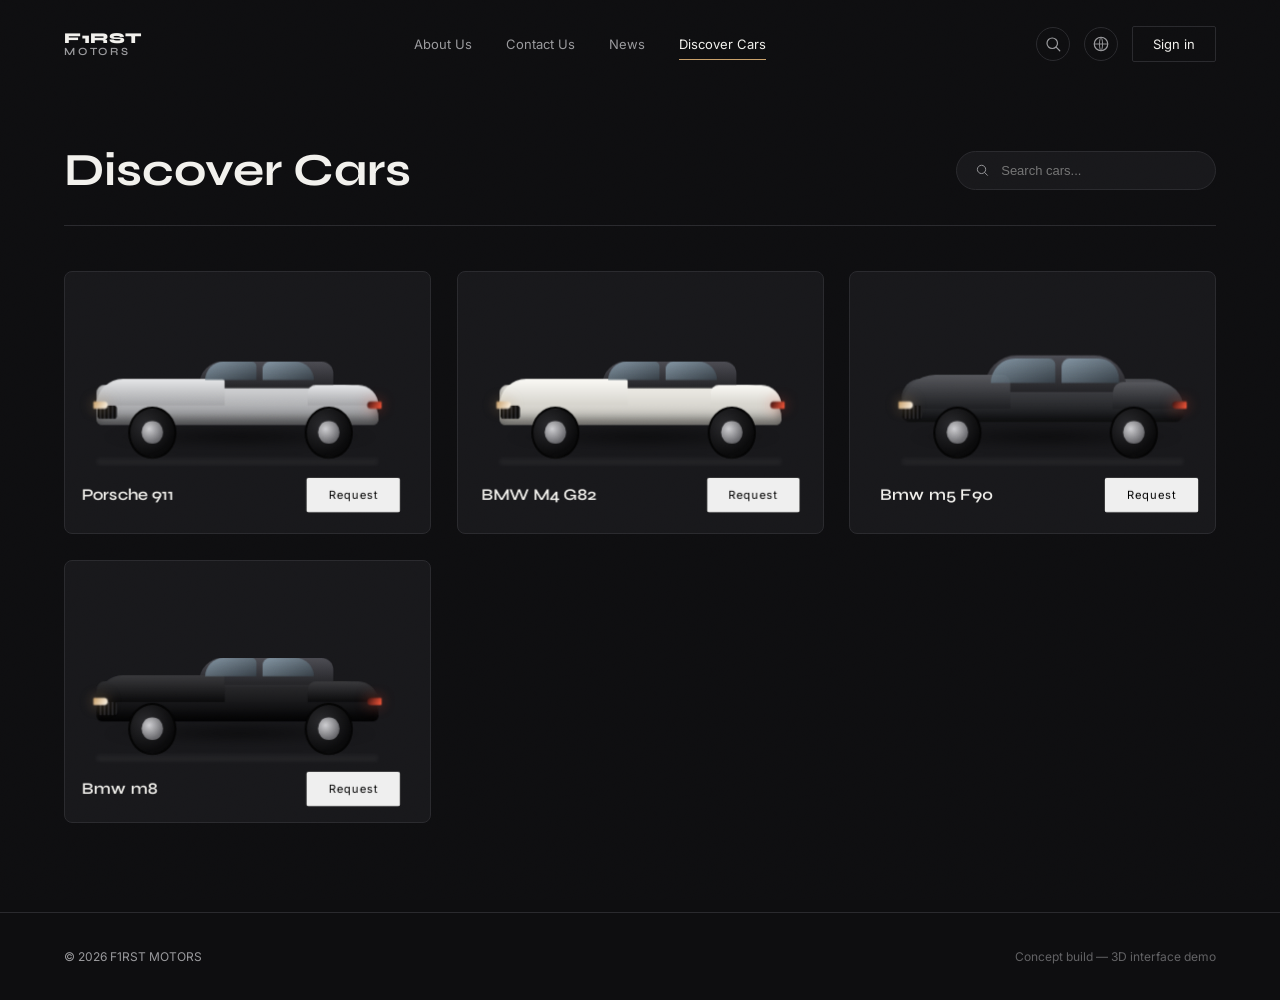
<file: cars.html>
<!DOCTYPE html>
<html lang="ru">
<head>
<meta charset="UTF-8">
<meta name="viewport" content="width=device-width, initial-scale=1.0">
<title>Discover Cars — F1RST MOTORS</title>
<link rel="preconnect" href="https://fonts.googleapis.com">
<link rel="preconnect" href="https://fonts.gstatic.com" crossorigin>
<link href="https://fonts.googleapis.com/css2?family=Syne:wght@600;700;800&family=Inter:wght@400;500;600&display=swap" rel="stylesheet">
<link rel="stylesheet" href="css/style.css">
</head>
<body>

<div class="grain"></div>

<header class="nav">
  <a href="index.html" class="logo">F1RST<span>MOTORS</span></a>
  <nav class="nav-links">
    <a href="index.html#about">About Us</a>
    <a href="index.html#contact">Contact Us</a>
    <a href="index.html#news">News</a>
    <a href="cars.html" class="active">Discover Cars</a>
  </nav>
  <div class="nav-actions">
    <button class="icon-btn" id="searchToggle" aria-label="Search">
      <svg viewBox="0 0 24 24" width="18" height="18"><circle cx="11" cy="11" r="7" fill="none" stroke="currentColor" stroke-width="1.6"/><line x1="16.2" y1="16.2" x2="21" y2="21" stroke="currentColor" stroke-width="1.6" stroke-linecap="round"/></svg>
    </button>
    <button class="icon-btn" aria-label="Language">
      <svg viewBox="0 0 24 24" width="18" height="18"><circle cx="12" cy="12" r="9" fill="none" stroke="currentColor" stroke-width="1.6"/><path d="M3 12h18M12 3c2.8 3 2.8 15 0 18M12 3c-2.8 3-2.8 15 0 18" fill="none" stroke="currentColor" stroke-width="1.2"/></svg>
    </button>
    <button class="btn-ghost">Sign in</button>
  </div>
</header>

<main class="catalog">
  <div class="catalog-head">
    <h1>Discover Cars</h1>
    <div class="search-bar">
      <svg viewBox="0 0 24 24" width="16" height="16"><circle cx="11" cy="11" r="7" fill="none" stroke="currentColor" stroke-width="1.6"/><line x1="16.2" y1="16.2" x2="21" y2="21" stroke="currentColor" stroke-width="1.6" stroke-linecap="round"/></svg>
      <input type="text" id="carSearch" placeholder="Search cars...">
    </div>
  </div>

  <div class="car-grid" id="carGrid">

    <article class="car-card" data-name="porsche 911">
      <div class="tilt-inner">
        <div class="car-card-stage">
          <div class="car3d car3d--sport small">
            <div class="car-shadow"></div>
            <div class="car-body sport c-silver">
              <div class="car-cabin"></div><div class="car-hood"></div><div class="car-trunk"></div>
              <div class="car-window win-front"></div><div class="car-window win-rear"></div>
              <div class="car-grille"></div>
              <div class="headlight hl-l"></div><div class="headlight hl-r"></div>
              <div class="wheel wl-front"><div class="rim"></div></div>
              <div class="wheel wl-rear"><div class="rim"></div></div>
              <div class="reflection"></div>
            </div>
          </div>
        </div>
        <div class="car-card-info">
          <h3>Porsche 911</h3>
          <button class="btn-outline small">Request</button>
        </div>
      </div>
    </article>

    <article class="car-card" data-name="bmw m4 g82">
      <div class="tilt-inner">
        <div class="car-card-stage">
          <div class="car3d car3d--sport small">
            <div class="car-shadow"></div>
            <div class="car-body sport c-white">
              <div class="car-cabin"></div><div class="car-hood"></div><div class="car-trunk"></div>
              <div class="car-window win-front"></div><div class="car-window win-rear"></div>
              <div class="car-grille"></div>
              <div class="headlight hl-l"></div><div class="headlight hl-r"></div>
              <div class="wheel wl-front"><div class="rim"></div></div>
              <div class="wheel wl-rear"><div class="rim"></div></div>
              <div class="reflection"></div>
            </div>
          </div>
        </div>
        <div class="car-card-info">
          <h3>BMW M4 G82</h3>
          <button class="btn-outline small">Request</button>
        </div>
      </div>
    </article>

    <article class="car-card" data-name="bmw m5 f90">
      <div class="tilt-inner">
        <div class="car-card-stage">
          <div class="car3d car3d--sedan small">
            <div class="car-shadow"></div>
            <div class="car-body c-graphite">
              <div class="car-cabin"></div><div class="car-hood"></div><div class="car-trunk"></div>
              <div class="car-window win-front"></div><div class="car-window win-rear"></div>
              <div class="car-grille"></div>
              <div class="headlight hl-l"></div><div class="headlight hl-r"></div>
              <div class="wheel wl-front"><div class="rim"></div></div>
              <div class="wheel wl-rear"><div class="rim"></div></div>
              <div class="reflection"></div>
            </div>
          </div>
        </div>
        <div class="car-card-info">
          <h3>Bmw m5 F90</h3>
          <button class="btn-outline small">Request</button>
        </div>
      </div>
    </article>

    <article class="car-card" data-name="bmw m8">
      <div class="tilt-inner">
        <div class="car-card-stage">
          <div class="car3d car3d--sport small">
            <div class="car-shadow"></div>
            <div class="car-body sport c-black">
              <div class="car-cabin"></div><div class="car-hood"></div><div class="car-trunk"></div>
              <div class="car-window win-front"></div><div class="car-window win-rear"></div>
              <div class="car-grille"></div>
              <div class="headlight hl-l"></div><div class="headlight hl-r"></div>
              <div class="wheel wl-front"><div class="rim"></div></div>
              <div class="wheel wl-rear"><div class="rim"></div></div>
              <div class="reflection"></div>
            </div>
          </div>
        </div>
        <div class="car-card-info">
          <h3>Bmw m8</h3>
          <button class="btn-outline small">Request</button>
        </div>
      </div>
    </article>

  </div>
</main>

<footer class="site-footer">
  <span>© 2026 F1RST MOTORS</span>
  <span class="footer-dim">Concept build — 3D interface demo</span>
</footer>

<script src="js/script.js"></script>
</body>
</html>
</file>
<file: css/style.css>
/* ============ TOKENS ============ */
:root{
  --bg: #0e0e10;
  --bg-soft: #141416;
  --surface: #18181b;
  --border: #2a2a2e;
  --text: #f2f1ed;
  --text-dim: #9a9a9d;
  --accent: #c9a06a;
  --accent-dim: #6f6350;
  --radius: 2px;
  --font-display: 'Syne', sans-serif;
  --font-body: 'Inter', sans-serif;
}

*{ box-sizing: border-box; }
html{ scroll-behavior: smooth; }
body{
  margin:0;
  background: var(--bg);
  color: var(--text);
  font-family: var(--font-body);
  overflow-x: hidden;
}
a{ color:inherit; text-decoration:none; }
button{ font-family: inherit; cursor:pointer; }

.grain{
  position:fixed; inset:0; pointer-events:none; z-index:999;
  opacity:.035; mix-blend-mode:overlay;
  background-image:url("data:image/svg+xml,%3Csvg xmlns='http://www.w3.org/2000/svg' width='120' height='120'%3E%3Cfilter id='n'%3E%3CfeTurbulence type='fractalNoise' baseFrequency='0.9' numOctaves='2' stitchTiles='stitch'/%3E%3C/filter%3E%3Crect width='100%25' height='100%25' filter='url(%23n)'/%3E%3C/svg%3E");
}

/* ============ NAV ============ */
.nav{
  position: relative; z-index:20;
  display:flex; align-items:center; justify-content:space-between;
  padding: 26px 5vw;
}
.logo{
  font-family: var(--font-display); font-weight:800; font-size:15px;
  letter-spacing: .04em; line-height:1.1; display:inline-block;
}
.logo span{ display:block; font-weight:600; font-size:11px; letter-spacing:.25em; color: var(--text-dim); }
.nav-links{ display:flex; gap:34px; font-size:13px; color: var(--text-dim); }
.nav-links a{ transition: color .25s; position:relative; }
.nav-links a:hover, .nav-links a.active{ color: var(--text); }
.nav-links a.active::after{
  content:""; position:absolute; left:0; right:0; bottom:-8px; height:1px; background: var(--accent);
}
.nav-actions{ display:flex; align-items:center; gap:14px; }
.icon-btn{
  background:none; border:1px solid var(--border); color: var(--text-dim);
  width:34px; height:34px; border-radius:50%; display:flex; align-items:center; justify-content:center;
  transition: border-color .25s, color .25s;
}
.icon-btn:hover{ color: var(--text); border-color: var(--text-dim); }
.btn-ghost{
  background:none; border:1px solid var(--border); color: var(--text);
  padding:9px 20px; font-size:13px; border-radius: var(--radius);
  transition: transform .2s, border-color .2s;
}
.btn-ghost:hover{ border-color: var(--accent); transform: translateY(-1px); }

.search-panel{
  max-height:0; overflow:hidden; transition: max-height .35s ease, padding .35s ease;
  padding: 0 5vw;
}
.search-panel.open{ max-height:70px; padding: 10px 5vw 20px; }
.search-panel input{
  width:100%; background: var(--surface); border:1px solid var(--border); color:var(--text);
  padding:12px 16px; font-size:14px; border-radius: var(--radius); outline:none;
}
.search-panel input:focus{ border-color: var(--accent); }

/* ============ BUTTONS ============ */
.btn-outline{
  display:inline-block; padding:13px 34px; border:1px solid rgba(242,241,237,.5);
  font-size:12px; letter-spacing:.08em; border-radius: var(--radius);
  transform-style: preserve-3d; transition: transform .25s, border-color .25s, background .25s;
}
.btn-outline:hover{ border-color: var(--accent); background: rgba(201,160,106,.08); transform: translateZ(14px); }
.btn-outline.small{ padding:9px 20px; font-size:11px; }

.btn-solid{
  display:inline-flex; align-items:center; gap:8px;
  background: var(--text); color: var(--bg); padding:13px 24px;
  font-size:12px; font-weight:600; letter-spacing:.04em; border-radius: var(--radius);
  transition: transform .25s, background .25s;
}
.btn-solid:hover{ background: var(--accent); transform: translateZ(14px) translateY(-1px); }

/* ============ HERO ============ */
.hero{ padding: 4vh 5vw 6vh; perspective: 1400px; }
.eyebrow-plain{ color: var(--text-dim); font-size:13px; margin: 0 0 18px 2px; }

.hero-stage{
  position:relative; min-height: 62vh; border-radius: 6px; overflow:hidden;
  background: linear-gradient(160deg, #1b1b1e 0%, #0c0c0e 60%);
  border: 1px solid var(--border);
  transform-style: preserve-3d;
  display:flex; flex-direction:column; justify-content:flex-end;
  padding: 6vh 4vw;
}
.hero-layer.hero-bg{
  position:absolute; inset:-10%; z-index:0;
  background:
    radial-gradient(ellipse at 30% 20%, rgba(201,160,106,.10), transparent 55%),
    repeating-linear-gradient(100deg, rgba(255,255,255,.02) 0px, rgba(255,255,255,.02) 1px, transparent 1px, transparent 90px);
}
.hero-title{
  position:relative; z-index:2;
  font-family: var(--font-display); font-weight:700;
  font-size: clamp(40px, 6.4vw, 92px); line-height: .98; margin: 0 0 40px;
  max-width: 9ch;
}
.hero-title-ghost{ color: transparent; -webkit-text-stroke: 1px var(--text); }
.hero-car{ position:absolute; right:2vw; bottom:-2vh; z-index:1; width:min(58%, 720px); }
.hero-cta{ position:relative; z-index:3; align-self:flex-start; }

/* ============ SHOWCASE ============ */
.showcase{
  position:relative; padding: 10vh 5vw 4vh; perspective: 1400px;
  display:grid; grid-template-columns: 1fr 1.3fr; align-items:center; gap:2vw;
}
.showcase-copy p.tag{ color: var(--accent); font-size:13px; margin:0 0 14px; }
.showcase-copy h2{
  font-family: var(--font-display); font-weight:700; font-size: clamp(30px,4vw,50px);
  line-height:1.05; margin:0 0 22px;
}
.showcase-copy h2 em{ font-style: normal; color: var(--text-dim); }
.showcase-sub{ color: var(--text-dim); font-size:15px; line-height:1.6; max-width:34ch; }
.showcase-stage{
  position:relative; min-height:44vh; transform-style: preserve-3d;
}

.thumb-strip{
  grid-column: 1 / -1; margin-top:6vh;
  display:flex; align-items:center; gap:14px; flex-wrap:wrap;
  border-top:1px solid var(--border); padding-top:24px;
}
.thumb{
  background: var(--surface); border:1px solid var(--border); color: var(--text-dim);
  padding:9px 16px 9px 10px; border-radius:30px; font-size:12px;
  display:flex; align-items:center; gap:8px; transition: border-color .2s, color .2s;
}
.thumb:hover, .thumb.active{ color: var(--text); border-color: var(--accent); }
.thumb-swatch{ width:10px; height:10px; border-radius:50%; display:inline-block; }
.swatch-m8{ background:#1a1a1c; border:1px solid #444; }
.swatch-m4{ background:#e7e5df; }
.swatch-911{ background:#c8c8ca; }
.see-all{ margin-left:auto; }

/* ============ 3D CAR (pure CSS construction) ============ */
.car3d{ position:relative; width:100%; padding-top:46%; transform-style:preserve-3d; }
.car3d.small{ padding-top:52%; }
.car-shadow{
  position:absolute; left:8%; right:6%; bottom:6%; height:14%;
  background: radial-gradient(ellipse at center, rgba(0,0,0,.55), transparent 70%);
  filter: blur(4px); transform: translateZ(-20px);
}
.car-body{
  position:absolute; inset:0; transform-style:preserve-3d;
  transition: transform .4s ease;
}
.car-body::before{
  content:""; position:absolute; left:6%; right:6%; bottom:22%; height:26%;
  background: linear-gradient(180deg,#3a3a3f,#131315);
  border-radius: 22px 40px 10px 10px;
  box-shadow: inset 0 -6px 10px rgba(0,0,0,.5), inset 0 4px 6px rgba(255,255,255,.05);
}
.car-hood{
  position:absolute; left:6%; width:34%; bottom:30%; height:20%;
  background: linear-gradient(180deg,#4a4a50,#232326);
  border-radius: 40px 10px 0 0;
}
.car-trunk{
  position:absolute; right:6%; width:22%; bottom:30%; height:16%;
  background: linear-gradient(180deg,#3d3d42,#1a1a1c);
  border-radius: 10px 26px 0 0;
}
.car-cabin{
  position:absolute; left:32%; right:24%; bottom:40%; height:22%;
  background: linear-gradient(180deg,#4d4d54,#242427);
  border-radius: 40px 40px 6px 6px;
}
.car-window{
  position:absolute; bottom:45%; height:15%;
  background: linear-gradient(160deg,#8fa4b3,#39434b);
  opacity:.85;
}
.win-front{ left:34%; width:20%; border-radius: 30px 8px 0 0; }
.win-rear{ left:56%; width:18%; border-radius: 8px 20px 0 0; }
.car-grille{
  position:absolute; left:6.5%; bottom:24%; width:6%; height:8%;
  background: repeating-linear-gradient(90deg,#0c0c0c 0 2px, #232326 2px 4px);
  border-radius: 3px;
}
.headlight{
  position:absolute; width:4.5%; height:4%; bottom:30%;
  background: linear-gradient(120deg, var(--accent), #fff8ec);
  border-radius: 2px 8px 8px 2px; box-shadow: 0 0 14px rgba(201,160,106,.55);
}
.hl-l{ left:5%; }
.hl-r{ right:5%; border-radius:8px 2px 2px 8px; box-shadow:0 0 14px rgba(255,90,60,.5); background: linear-gradient(120deg,#3a1210,#ff5a3c); }
.wheel{
  position:absolute; bottom:0; width:15%; padding-top:15%; border-radius:50%;
  background: radial-gradient(circle at 35% 35%, #2b2b2e, #0a0a0b 70%);
  border: 2px solid #050505;
}
.wheel .rim{
  position:absolute; inset:26%; border-radius:50%;
  background: radial-gradient(circle at 35% 35%, #cfcfd2, #6a6a6e 70%);
}
.wl-front{ left:16%; }
.wl-rear{ right:14%; }
.reflection{
  position:absolute; left:6%; right:6%; bottom:-4%; height:6%;
  background: linear-gradient(180deg, rgba(255,255,255,.14), transparent);
  transform: scaleY(-1); filter: blur(2px); opacity:.5;
}

.car-body.sport::before{ border-radius: 14px 60px 10px 10px; bottom:20%; height:24%; }
.car-body.sport .car-hood{ width:40%; height:16%; bottom:32%; border-radius: 60px 6px 0 0; }
.car-body.sport .car-cabin{ left:38%; right:20%; bottom:42%; height:16%; border-radius: 60px 30px 6px 6px; }
.car-body.sport .win-front{ left:40%; width:16%; bottom:47%; height:11%; }
.car-body.sport .win-rear{ left:58%; width:16%; bottom:47%; height:11%; }
.car-body.sport .car-trunk{ height:12%; bottom:32%; }

.c-silver::before{ background: linear-gradient(180deg,#d8d9db,#8b8c8f); }
.c-silver .car-hood, .c-silver .car-trunk{ background: linear-gradient(180deg,#e6e7e9,#a3a4a7); }
.c-white::before{ background: linear-gradient(180deg,#f1efe9,#c3c1ba); }
.c-white .car-hood, .c-white .car-trunk{ background: linear-gradient(180deg,#fbfaf6,#d6d4cd); }
.c-black::before{ background: linear-gradient(180deg,#2c2c2f,#050506); }
.c-black .car-hood, .c-black .car-trunk{ background: linear-gradient(180deg,#3a3a3d,#0a0a0b); }
.c-graphite::before{ background: linear-gradient(180deg,#4a4b50,#17181a); }
.c-graphite .car-hood, .c-graphite .car-trunk{ background: linear-gradient(180deg,#57585d,#1e1f22); }

/* ============ CATALOG ============ */
.catalog{ padding: 6vh 5vw 10vh; }
.catalog-head{
  display:flex; align-items:center; justify-content:space-between; flex-wrap:wrap; gap:20px;
  margin-bottom:5vh; border-bottom:1px solid var(--border); padding-bottom:3vh;
}
.catalog-head h1{ font-family: var(--font-display); font-size: clamp(30px,4vw,46px); margin:0; }
.search-bar{
  display:flex; align-items:center; gap:10px; background: var(--surface);
  border:1px solid var(--border); border-radius:30px; padding:10px 18px; color: var(--text-dim);
  min-width: 260px;
}
.search-bar input{
  background:none; border:none; outline:none; color: var(--text); font-size:13px; width:100%;
}

.car-grid{
  display:grid; grid-template-columns: repeat(auto-fill, minmax(280px,1fr)); gap:26px;
  perspective: 1200px;
}
.car-card{ transform-style: preserve-3d; }
.tilt-inner{
  background: var(--surface); border:1px solid var(--border); border-radius: 8px;
  padding: 26px 26px 20px; transform-style: preserve-3d; will-change: transform;
  transition: transform .12s ease-out, border-color .25s;
}
.car-card:hover .tilt-inner{ border-color: rgba(201,160,106,.4); }
.car-card-stage{ transform: translateZ(30px); }
.car-card-info{
  display:flex; align-items:center; justify-content:space-between;
  margin-top:18px; transform: translateZ(20px);
}
.car-card-info h3{ font-family: var(--font-display); font-size:16px; font-weight:600; margin:0; }
.car-card.hidden{ display:none; }

/* ============ FOOTER ============ */
.site-footer{
  display:flex; justify-content:space-between; padding: 4vh 5vw; color: var(--text-dim);
  font-size:12px; border-top:1px solid var(--border);
}
.footer-dim{ opacity:.6; }

/* ============ RESPONSIVE ============ */
@media (max-width: 860px){
  .showcase{ grid-template-columns: 1fr; }
  .showcase-stage{ min-height: 34vh; order:-1; }
  .hero-car{ width: 78%; right:4vw; opacity:.85; }
  .nav-links{ display:none; }
  .see-all{ margin-left:0; width:100%; justify-content:center; }
}

@media (prefers-reduced-motion: reduce){
  .car-body, .tilt-inner, [data-depth]{ transition:none !important; transform:none !important; }
}

a:focus-visible, button:focus-visible, input:focus-visible{
  outline: 2px solid var(--accent); outline-offset: 2px;
}

.hero-car-3d{ position:absolute; inset:0; left:32%; z-index:1; touch-action:none; }
.drag-hint{ text-align:center; color:var(--text-dim); font-size:12px; margin-top:14px; opacity:.7; }
@media (max-width: 860px){ .hero-car-3d{ left:5%; opacity:.85; } }
</file>
